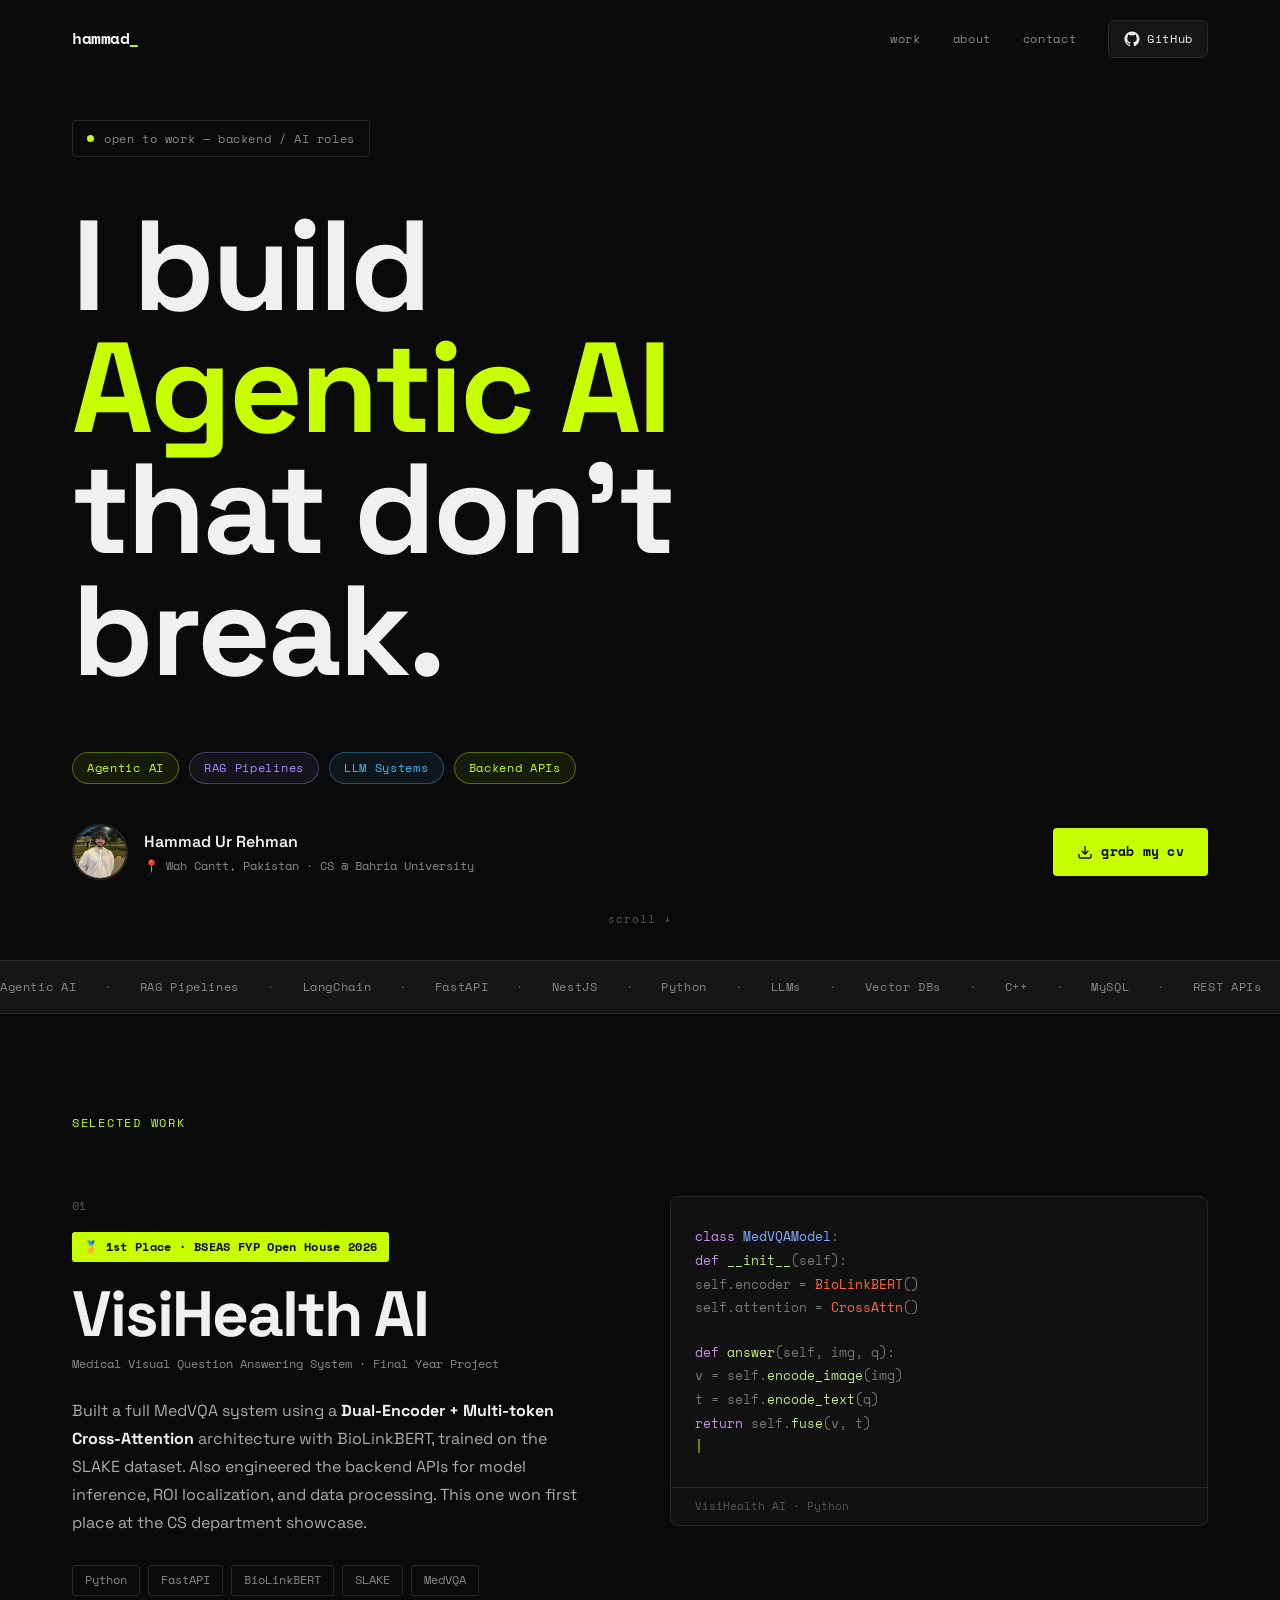
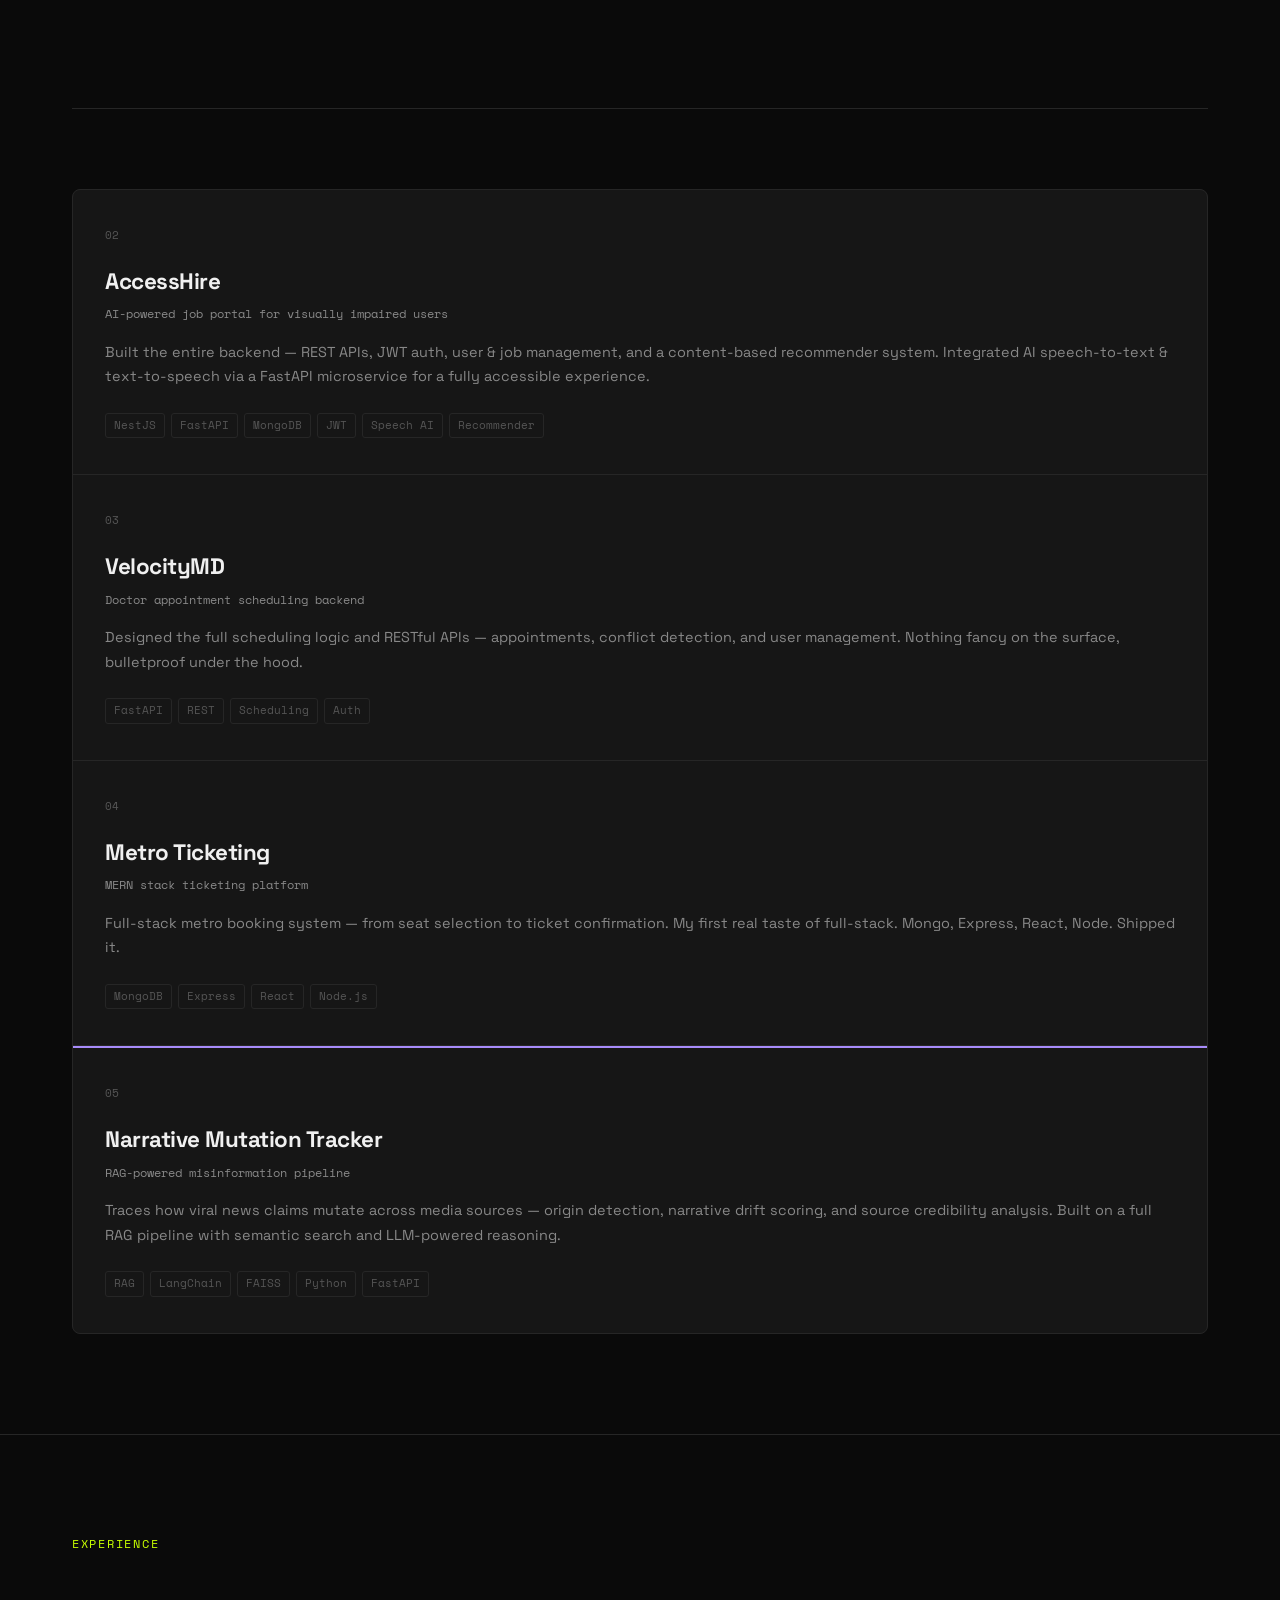
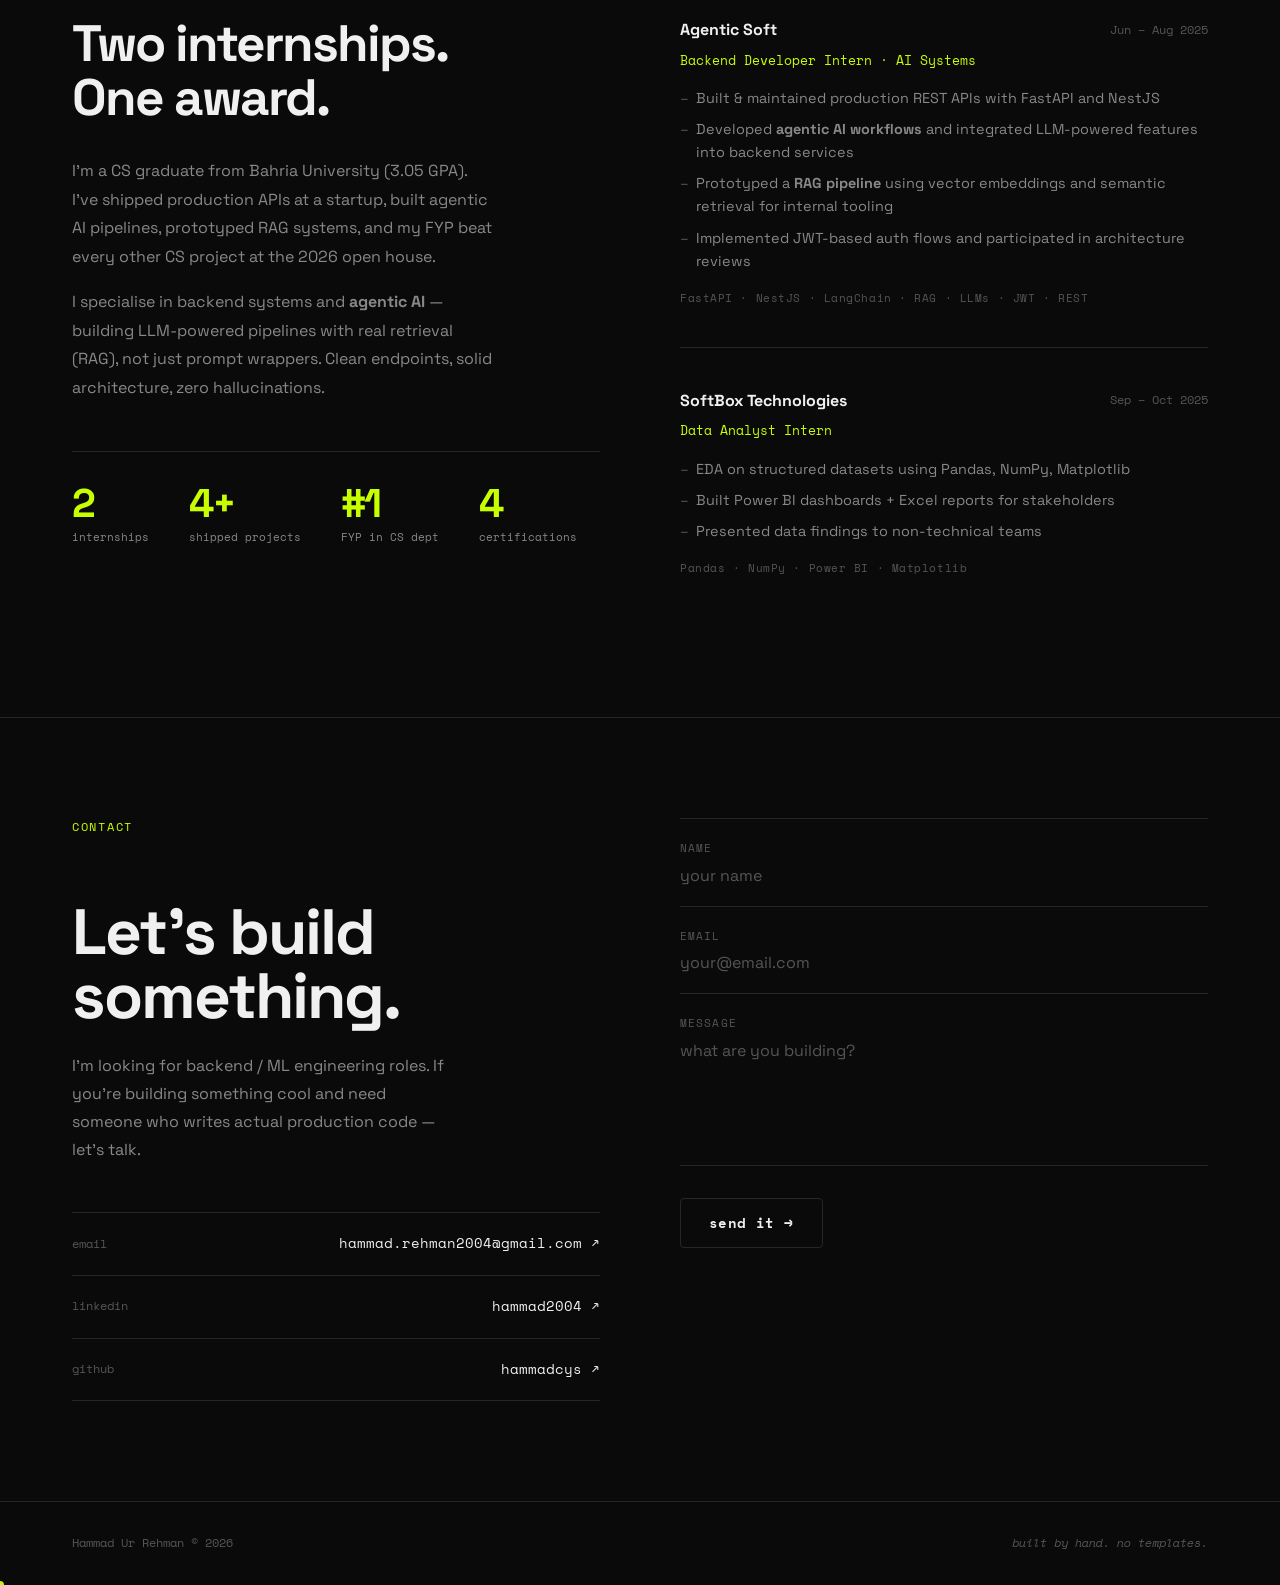
<file: index.html>
<!DOCTYPE html>
<html lang="en">

<head>
  <meta charset="UTF-8" />
  <meta name="viewport" content="width=device-width, initial-scale=1.0" />
  <title>Hammad — Backend Dev & AI Builder</title>
  <meta name="description"
    content="Hammad Ur Rehman. Backend dev. Building APIs and AI systems that actually work. Based in Pakistan." />
  <link rel="preconnect" href="https://fonts.googleapis.com" />
  <link rel="preconnect" href="https://fonts.gstatic.com" crossorigin />
  <link
    href="https://fonts.googleapis.com/css2?family=Space+Grotesk:wght@300;400;500;600;700&family=Space+Mono:ital,wght@0,400;0,700;1,400&display=swap"
    rel="stylesheet" />
  <link rel="stylesheet" href="style.css" />
</head>

<body>

  <!-- NAV -->
  <nav id="nav">
    <div class="nav-wrap">
      <a href="#" class="logo">hammad<span class="cursor-blink">_</span></a>
      <div class="nav-right">
        <a href="#work">work</a>
        <a href="#about">about</a>
        <a href="#contact">contact</a>
        <a href="https://github.com/hammadcys" target="_blank" rel="noopener" class="nav-gh">
          <svg width="18" height="18" viewBox="0 0 24 24" fill="currentColor">
            <path
              d="M12 2C6.477 2 2 6.477 2 12c0 4.42 2.865 8.17 6.839 9.49.5.092.682-.217.682-.482 0-.237-.008-.866-.013-1.7-2.782.604-3.369-1.34-3.369-1.34-.454-1.156-1.11-1.464-1.11-1.464-.908-.62.069-.608.069-.608 1.003.07 1.531 1.03 1.531 1.03.892 1.529 2.341 1.087 2.91.832.092-.647.35-1.088.636-1.338-2.22-.253-4.555-1.11-4.555-4.943 0-1.091.39-1.984 1.029-2.683-.103-.253-.446-1.27.098-2.647 0 0 .84-.269 2.75 1.025A9.578 9.578 0 0 1 12 6.836c.85.004 1.705.114 2.504.336 1.909-1.294 2.747-1.025 2.747-1.025.546 1.377.203 2.394.1 2.647.64.699 1.028 1.592 1.028 2.683 0 3.842-2.339 4.687-4.566 4.935.359.309.678.919.678 1.852 0 1.336-.012 2.415-.012 2.743 0 .267.18.578.688.48C19.138 20.167 22 16.418 22 12c0-5.523-4.477-10-10-10z" />
          </svg>
          GitHub
        </a>
      </div>
      <button class="menu-btn" id="menuBtn" aria-label="menu">
        <span></span><span></span>
      </button>
    </div>
  </nav>

  <!-- MOBILE MENU -->
  <div class="mobile-menu" id="mobileMenu">
    <a href="#work" class="mm-link">work</a>
    <a href="#about" class="mm-link">about</a>
    <a href="#contact" class="mm-link">contact</a>
    <a href="https://github.com/hammadcys" target="_blank" class="mm-link">github ↗</a>
  </div>

  <!-- HERO -->
  <section id="hero">
    <div class="hero-inner">
      <div class="hero-label">
        <span class="dot"></span>
        open to work — backend / AI roles
      </div>
      <h1 class="hero-h1">
        I build<br />
        <span class="word-swap" id="wordSwap">APIs</span><br />
        that don't<br />
        break.
      </h1>
      <div class="hero-tags" aria-label="Specialisations">
        <span class="hero-tag">Agentic AI</span>
        <span class="hero-tag">RAG Pipelines</span>
        <span class="hero-tag">LLM Systems</span>
        <span class="hero-tag">Backend APIs</span>
      </div>
      <div class="hero-bottom">
        <div class="hero-id">
          <img src="Img.png" alt="Hammad Ur Rehman" class="avatar" onerror="this.style.display='none'" />
          <div>
            <p class="hero-name">Hammad Ur Rehman</p>
            <p class="hero-loc">📍 Wah Cantt, Pakistan · CS @ Bahria University</p>
          </div>
        </div>
        <a href="Hammad Resume.pdf" download class="dl-btn" id="dl-cv">
          <svg width="16" height="16" viewBox="0 0 24 24" fill="none" stroke="currentColor" stroke-width="2">
            <path d="M21 15v4a2 2 0 0 1-2 2H5a2 2 0 0 1-2-2v-4" />
            <polyline points="7 10 12 15 17 10" />
            <line x1="12" y1="15" x2="12" y2="3" />
          </svg>
          grab my cv
        </a>
      </div>
    </div>
    <div class="scroll-hint" aria-hidden="true">scroll ↓</div>
  </section>

  <!-- STACK TICKER -->
  <div class="ticker-wrap" aria-hidden="true">
    <div class="ticker-track">
      <span>Agentic AI</span><span>·</span>
      <span>RAG Pipelines</span><span>·</span>
      <span>LangChain</span><span>·</span>
      <span>FastAPI</span><span>·</span>
      <span>NestJS</span><span>·</span>
      <span>Python</span><span>·</span>
      <span>LLMs</span><span>·</span>
      <span>Vector DBs</span><span>·</span>
      <span>C++</span><span>·</span>
      <span>MySQL</span><span>·</span>
      <span>REST APIs</span><span>·</span>
      <span>Pandas</span><span>·</span>
      <span>Power BI</span><span>·</span>
      <span>Git</span><span>·</span>
      <span>JWT Auth</span><span>·</span>
      <span>NumPy</span><span>·</span>
      <span>JavaScript</span><span>·</span>
      <!-- repeat -->
      <span>Agentic AI</span><span>·</span>
      <span>RAG Pipelines</span><span>·</span>
      <span>LangChain</span><span>·</span>
      <span>FastAPI</span><span>·</span>
      <span>NestJS</span><span>·</span>
      <span>Python</span><span>·</span>
      <span>LLMs</span><span>·</span>
      <span>Vector DBs</span><span>·</span>
      <span>C++</span><span>·</span>
      <span>MySQL</span><span>·</span>
      <span>REST APIs</span><span>·</span>
      <span>Pandas</span><span>·</span>
      <span>Power BI</span><span>·</span>
      <span>Git</span><span>·</span>
      <span>JWT Auth</span><span>·</span>
      <span>NumPy</span><span>·</span>
      <span>JavaScript</span><span>·</span>
    </div>
  </div>

  <!-- WORK -->
  <section id="work">
    <div class="section-inner">

      <div class="section-eyebrow">selected work</div>

      <!-- FEATURED: VisiHealth -->
      <article class="proj-featured" id="proj-visihealth">
        <div class="proj-featured-left">
          <div class="proj-number">01</div>
          <div class="proj-badge-award">🥇 1st Place · BSEAS FYP Open House 2026</div>
          <h2 class="proj-title">VisiHealth AI</h2>
          <p class="proj-type">Medical Visual Question Answering System · Final Year Project</p>
          <p class="proj-desc">
            Built a full MedVQA system using a <strong>Dual-Encoder + Multi-token Cross-Attention</strong> architecture
            with BioLinkBERT, trained on the SLAKE dataset. Also engineered the backend APIs for model inference, ROI
            localization, and data processing. This one won first place at the CS department showcase.
          </p>
          <div class="proj-tech">
            <span>Python</span><span>FastAPI</span><span>BioLinkBERT</span><span>SLAKE</span><span>MedVQA</span>
          </div>
        </div>
        <div class="proj-featured-right">
          <div class="proj-visual" id="vis-visihealth">
            <div class="vis-code">
              <div class="vis-line"><span class="k">class</span> <span class="cn">MedVQAModel</span>:</div>
              <div class="vis-line"> <span class="k">def</span> <span class="fn">__init__</span>(self):</div>
              <div class="vis-line"> self.encoder = <span class="s">BioLinkBERT</span>()</div>
              <div class="vis-line"> self.attention = <span class="s">CrossAttn</span>()</div>
              <div class="vis-line"></div>
              <div class="vis-line"> <span class="k">def</span> <span class="fn">answer</span>(self, img, q):</div>
              <div class="vis-line"> v = self.<span class="fn">encode_image</span>(img)</div>
              <div class="vis-line"> t = self.<span class="fn">encode_text</span>(q)</div>
              <div class="vis-line"> <span class="k">return</span> self.<span class="fn">fuse</span>(v, t)</div>
              <div class="vis-line vis-cursor"></div>
            </div>
            <div class="vis-label">VisiHealth AI · Python</div>
          </div>
        </div>
      </article>

      <!-- PROJ GRID -->
      <div class="proj-grid">

        <article class="proj-card" id="proj-accesshire">
          <div class="proj-card-head">
            <span class="proj-num-sm">02</span>
          </div>
          <h3 class="proj-card-title">AccessHire</h3>
          <p class="proj-card-sub">AI-powered job portal for visually impaired users</p>
          <p class="proj-card-desc">Built the entire backend — REST APIs, JWT auth, user &amp; job management, and a content-based recommender system. Integrated AI speech-to-text &amp; text-to-speech via a FastAPI microservice for a fully accessible experience.</p>
          <div class="proj-tech-sm">
            <span>NestJS</span><span>FastAPI</span><span>MongoDB</span><span>JWT</span><span>Speech AI</span><span>Recommender</span>
          </div>
        </article>

        <article class="proj-card" id="proj-velocitymd">
          <div class="proj-card-head">
            <span class="proj-num-sm">03</span>
          </div>
          <h3 class="proj-card-title">VelocityMD</h3>
          <p class="proj-card-sub">Doctor appointment scheduling backend</p>
          <p class="proj-card-desc">Designed the full scheduling logic and RESTful APIs — appointments, conflict
            detection, and user management. Nothing fancy on the surface, bulletproof under the hood.</p>
          <div class="proj-tech-sm">
            <span>FastAPI</span><span>REST</span><span>Scheduling</span><span>Auth</span>
          </div>
        </article>

        <article class="proj-card" id="proj-metro">
          <div class="proj-card-head">
            <span class="proj-num-sm">04</span>
          </div>
          <h3 class="proj-card-title">Metro Ticketing</h3>
          <p class="proj-card-sub">MERN stack ticketing platform</p>
          <p class="proj-card-desc">Full-stack metro booking system — from seat selection to ticket confirmation. My
            first real taste of full-stack. Mongo, Express, React, Node. Shipped it.</p>
          <div class="proj-tech-sm">
            <span>MongoDB</span><span>Express</span><span>React</span><span>Node.js</span>
          </div>
        </article>

        <!-- NARRATIVE MUTATION TRACKER -->
        <article class="proj-card proj-card--ai" id="proj-narrative">
          <div class="proj-card-head">
            <span class="proj-num-sm">05</span>
          </div>
          <h3 class="proj-card-title">Narrative Mutation Tracker</h3>
          <p class="proj-card-sub">RAG-powered misinformation pipeline</p>
          <p class="proj-card-desc">Traces how viral news claims mutate across media sources — origin detection, narrative drift scoring, and source credibility analysis. Built on a full RAG pipeline with semantic search and LLM-powered reasoning.</p>
          <div class="proj-tech-sm">
            <span>RAG</span><span>LangChain</span><span>FAISS</span><span>Python</span><span>FastAPI</span>
          </div>
        </article>

      </div>
    </div>
  </section>

  <!-- EXPERIENCE -->
  <section id="about">
    <div class="section-inner">
      <div class="section-eyebrow">experience</div>

      <div class="exp-grid">
        <div class="exp-left">
          <h2 class="exp-h2">Two internships.<br />One award.</h2>
          <p class="exp-bio">
            I'm a CS graduate from Bahria University (3.05 GPA). I've shipped production APIs at a startup, built agentic AI pipelines, prototyped RAG systems, and my FYP beat every other CS project at the 2026 open house.
          </p>
          <p class="exp-bio">
            I specialise in backend systems and <strong>agentic AI</strong> — building LLM-powered pipelines with real retrieval (RAG), not just prompt wrappers. Clean endpoints, solid architecture, zero hallucinations.
          </p>
          <div class="exp-numbers">
            <div class="exp-num-item">
              <span class="exp-big">2</span>
              <span class="exp-small">internships</span>
            </div>
            <div class="exp-num-item">
              <span class="exp-big">4+</span>
              <span class="exp-small">shipped projects</span>
            </div>
            <div class="exp-num-item">
              <span class="exp-big">#1</span>
              <span class="exp-small">FYP in CS dept</span>
            </div>
            <div class="exp-num-item">
              <span class="exp-big">4</span>
              <span class="exp-small">certifications</span>
            </div>
          </div>
        </div>

        <div class="exp-right">
          <div class="exp-item" id="exp-agentic">
            <div class="exp-item-meta">
              <span class="exp-company">Agentic Soft</span>
              <span class="exp-date">Jun – Aug 2025</span>
            </div>
            <div class="exp-role">Backend Developer Intern · AI Systems</div>
            <ul class="exp-bullets">
              <li>Built &amp; maintained production REST APIs with FastAPI and NestJS</li>
              <li>Developed <strong>agentic AI workflows</strong> and integrated LLM-powered features into backend services</li>
              <li>Prototyped a <strong>RAG pipeline</strong> using vector embeddings and semantic retrieval for internal tooling</li>
              <li>Implemented JWT-based auth flows and participated in architecture reviews</li>
            </ul>
            <div class="exp-stack">FastAPI · NestJS · LangChain · RAG · LLMs · JWT · REST</div>
          </div>

          <div class="exp-divider"></div>

          <div class="exp-item" id="exp-softbox">
            <div class="exp-item-meta">
              <span class="exp-company">SoftBox Technologies</span>
              <span class="exp-date">Sep – Oct 2025</span>
            </div>
            <div class="exp-role">Data Analyst Intern</div>
            <ul class="exp-bullets">
              <li>EDA on structured datasets using Pandas, NumPy, Matplotlib</li>
              <li>Built Power BI dashboards + Excel reports for stakeholders</li>
              <li>Presented data findings to non-technical teams</li>
            </ul>
            <div class="exp-stack">Pandas · NumPy · Power BI · Matplotlib</div>
          </div>
        </div>
      </div>

    </div>
  </section>

  <!-- CONTACT -->
  <section id="contact">
    <div class="section-inner contact-inner">
      <div class="contact-left">
        <div class="section-eyebrow">contact</div>
        <h2 class="contact-h2">Let's build<br />something.</h2>
        <p class="contact-sub">I'm looking for backend / ML engineering roles. If you're building something cool and
          need someone who writes actual production code — let's talk.</p>
        <div class="contact-links">
          <a href="mailto:hammad.rehman2004@gmail.com" class="contact-link" id="contact-email">
            <span class="cl-label">email</span>
            <span class="cl-val">hammad.rehman2004@gmail.com ↗</span>
          </a>
          <a href="https://linkedin.com/in/hammad2004" target="_blank" rel="noopener" class="contact-link"
            id="contact-li">
            <span class="cl-label">linkedin</span>
            <span class="cl-val">hammad2004 ↗</span>
          </a>
          <a href="https://github.com/hammadcys" target="_blank" rel="noopener" class="contact-link" id="contact-gh">
            <span class="cl-label">github</span>
            <span class="cl-val">hammadcys ↗</span>
          </a>
        </div>
      </div>
      <div class="contact-right">
        <form id="contactForm" class="cf">
          <div class="cf-row">
            <label for="cf-name">name</label>
            <input type="text" id="cf-name" name="name" placeholder="your name" autocomplete="off" required />
          </div>
          <div class="cf-row">
            <label for="cf-email">email</label>
            <input type="email" id="cf-email" name="email" placeholder="your@email.com" required />
          </div>
          <div class="cf-row">
            <label for="cf-msg">message</label>
            <textarea id="cf-msg" name="message" rows="5" placeholder="what are you building?" required></textarea>
          </div>
          <button type="submit" class="cf-btn" id="cf-submit">send it →</button>
          <p class="cf-status" id="cfStatus"></p>
        </form>
      </div>
    </div>
  </section>

  <!-- FOOTER -->
  <footer id="footer">
    <div class="footer-wrap">
      <span>Hammad Ur Rehman © 2026</span>
      <span class="footer-made">built by hand. no templates.</span>
    </div>
  </footer>

  <script src="script.js"></script>
</body>

</html>
</file>
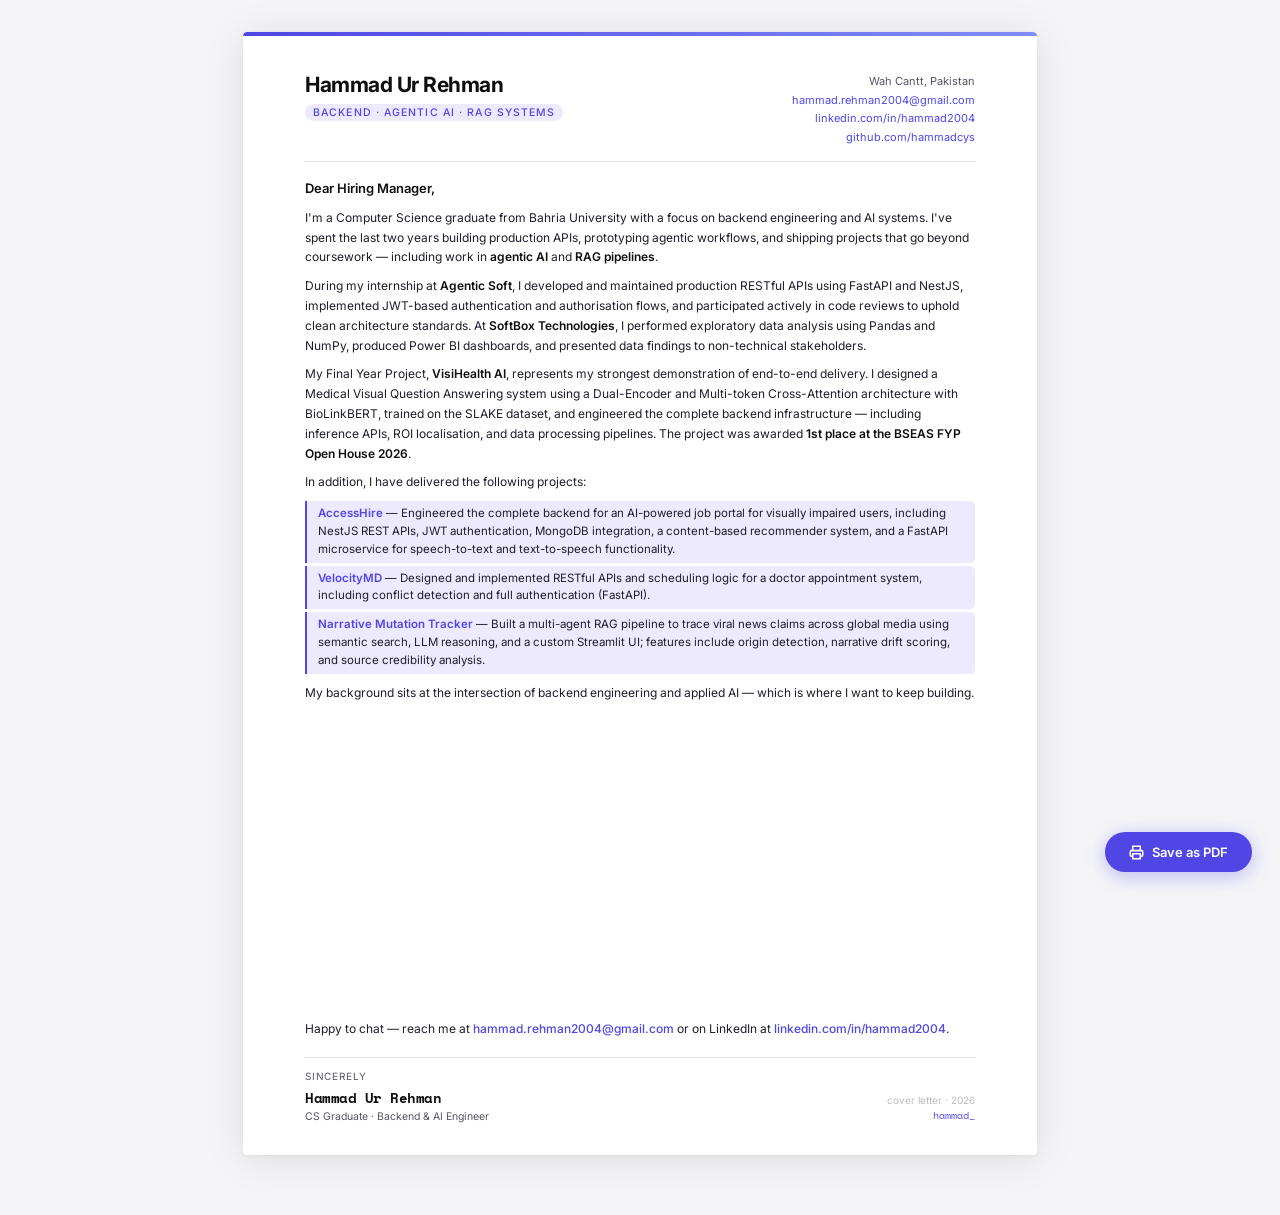
<file: cover_letter.html>
<!DOCTYPE html>
<html lang="en">

<head>
  <meta charset="UTF-8" />
  <meta name="viewport" content="width=device-width, initial-scale=1.0" />
  <title>Cover Letter — Hammad Ur Rehman</title>
  <link rel="preconnect" href="https://fonts.googleapis.com" />
  <link rel="preconnect" href="https://fonts.gstatic.com" crossorigin />
  <link
    href="https://fonts.googleapis.com/css2?family=Inter:wght@300;400;500;600;700&family=Space+Mono:wght@400;700&display=swap"
    rel="stylesheet" />
  <style>
    *,
    *::before,
    *::after {
      box-sizing: border-box;
      margin: 0;
      padding: 0;
    }

    /* Force A4 page size when printing */
    @page {
      size: A4;
      margin: 0;
    }

    :root {
      --ink: #0f0f11;
      --muted: #555566;
      --accent: #4f46e5;
      --accent-light: #ede9fe;
      --border: #e2e2ec;
      --bg: #f5f5f8;
      --white: #ffffff;
    }

    body {
      font-family: 'Inter', sans-serif;
      background: var(--bg);
      color: var(--ink);
      min-height: 100vh;
      display: flex;
      justify-content: center;
      align-items: flex-start;
      padding: 32px 20px 60px;
    }

    /* A4 = 210mm × 297mm = 794px × 1123px at 96dpi */
    .page {
      background: var(--white);
      width: 794px;
      height: 1123px;
      overflow: hidden;
      padding: 40px 62px 32px;
      box-shadow: 0 4px 40px rgba(0, 0, 0, 0.1), 0 1px 4px rgba(0, 0, 0, 0.05);
      border-radius: 4px;
      position: relative;
      display: flex;
      flex-direction: column;
    }

    /* Accent bar at top */
    .page::before {
      content: '';
      position: absolute;
      top: 0;
      left: 0;
      right: 0;
      height: 4px;
      background: linear-gradient(90deg, var(--accent), #818cf8);
      border-radius: 4px 4px 0 0;
    }

    /* ── HEADER ── */
    .header {
      display: flex;
      justify-content: space-between;
      align-items: flex-start;
      padding-bottom: 14px;
      border-bottom: 1.5px solid var(--border);
      margin-bottom: 18px;
      flex-shrink: 0;
    }

    .header-left h1 {
      font-size: 21px;
      font-weight: 700;
      letter-spacing: -0.5px;
      color: var(--ink);
      margin-bottom: 3px;
    }

    .header-left .role {
      font-size: 10.5px;
      font-weight: 500;
      color: var(--accent);
      text-transform: uppercase;
      letter-spacing: 1.1px;
      background: var(--accent-light);
      display: inline-block;
      padding: 2px 8px;
      border-radius: 20px;
      margin-top: 4px;
    }

    .header-right {
      text-align: right;
      font-size: 11px;
      color: var(--muted);
      line-height: 1.7;
    }

    .header-right a {
      color: var(--accent);
      text-decoration: none;
    }

    /* ── SALUTATION ── */
    .salutation {
      font-size: 13px;
      font-weight: 600;
      color: var(--ink);
      margin-bottom: 12px;
      flex-shrink: 0;
    }

    /* ── BODY TEXT ── */
    .body-text {
      flex: 1;
    }

    .body-text p {
      font-size: 12px;
      line-height: 1.65;
      color: #1e1e2e;
      margin-bottom: 9px;
    }

    .body-text strong {
      color: var(--ink);
      font-weight: 600;
    }

    /* ── PROJECTS LIST ── */
    .proj-list {
      margin: 2px 0 9px 0;
      padding: 0;
      list-style: none;
    }

    .proj-list li {
      font-size: 11.5px;
      line-height: 1.55;
      color: #1e1e2e;
      padding: 4px 10px 4px 11px;
      margin-bottom: 3px;
      border-left: 2.5px solid var(--accent);
      background: var(--accent-light);
      border-radius: 0 5px 5px 0;
    }

    .proj-list li strong {
      color: var(--accent);
      font-weight: 600;
    }

    /* ── CLOSING ── */
    .closing {
      margin-top: 8px;
      font-size: 12px;
      line-height: 1.65;
      color: #1e1e2e;
      flex-shrink: 0;
    }

    /* ── SIGNATURE + FOOTER ROW ── */
    .bottom-row {
      display: flex;
      justify-content: space-between;
      align-items: flex-end;
      margin-top: 18px;
      padding-top: 12px;
      border-top: 1px solid var(--border);
      flex-shrink: 0;
    }

    .signature .sign-label {
      font-size: 10px;
      color: var(--muted);
      margin-bottom: 5px;
      text-transform: uppercase;
      letter-spacing: 0.8px;
    }

    .signature .sign-name {
      font-family: 'Space Mono', monospace;
      font-size: 14px;
      font-weight: 700;
      color: var(--ink);
      letter-spacing: -0.5px;
    }

    .signature .sign-title {
      font-size: 10.5px;
      color: var(--muted);
      margin-top: 2px;
    }

    .footer-tag {
      font-size: 10px;
      color: #bbb;
      text-align: right;
      line-height: 1.5;
    }

    .footer-tag span {
      display: block;
      font-family: 'Space Mono', monospace;
      color: var(--accent);
    }

    /* ── PRINT STYLES ── */
    @media print {
      body {
        background: white;
        padding: 0;
        margin: 0;
      }

      .page {
        box-shadow: none;
        border-radius: 0;
        width: 210mm;
        height: 297mm;
        padding: 14mm 20mm 12mm;
      }

      .print-btn {
        display: none !important;
      }
    }

    /* ── PRINT BUTTON (screen only) ── */
    .print-btn {
      position: fixed;
      bottom: 28px;
      right: 28px;
      background: var(--accent);
      color: white;
      border: none;
      border-radius: 50px;
      padding: 12px 24px;
      font-family: 'Inter', sans-serif;
      font-size: 13px;
      font-weight: 600;
      cursor: pointer;
      box-shadow: 0 4px 20px rgba(79, 70, 229, 0.35);
      display: flex;
      align-items: center;
      gap: 8px;
      transition: transform 0.2s, box-shadow 0.2s;
      z-index: 999;
    }

    .print-btn:hover {
      transform: translateY(-2px);
      box-shadow: 0 8px 28px rgba(79, 70, 229, 0.45);
    }
  </style>
</head>

<body>

  <div class="page">

    <!-- HEADER -->
    <div class="header">
      <div class="header-left">
        <h1>Hammad Ur Rehman</h1>
        <div class="role">Backend · Agentic AI · RAG Systems</div>
      </div>
      <div class="header-right">
        Wah Cantt, Pakistan<br />
        <a href="mailto:hammad.rehman2004@gmail.com">hammad.rehman2004@gmail.com</a><br />
        <a href="https://linkedin.com/in/hammad2004">linkedin.com/in/hammad2004</a><br />
        <a href="https://github.com/hammadcys">github.com/hammadcys</a>
      </div>
    </div>

    <!-- SALUTATION -->
    <div class="salutation">Dear Hiring Manager,</div>

    <!-- BODY -->
    <div class="body-text">

      <p>
        I'm a Computer Science graduate from Bahria University with a focus on backend engineering and AI systems.
        I've spent the last two years building production APIs, prototyping agentic workflows, and shipping projects
        that go beyond coursework — including work in <strong>agentic AI</strong> and <strong>RAG pipelines</strong>.
      </p>

      <p>
        During my internship at <strong>Agentic Soft</strong>, I developed and maintained production RESTful APIs
        using FastAPI and NestJS, implemented JWT-based authentication and authorisation flows, and participated
        actively in code reviews to uphold clean architecture standards.
        At <strong>SoftBox Technologies</strong>, I performed exploratory data analysis using Pandas and NumPy,
        produced Power BI dashboards, and presented data findings to non-technical stakeholders.
      </p>

      <p>
        My Final Year Project, <strong>VisiHealth AI</strong>, represents my strongest demonstration of end-to-end
        delivery. I designed a Medical Visual Question Answering system using a Dual-Encoder and Multi-token
        Cross-Attention architecture with BioLinkBERT, trained on the SLAKE dataset, and engineered the complete
        backend infrastructure — including inference APIs, ROI localisation, and data processing pipelines.
        The project was awarded <strong>1st place at the BSEAS FYP Open House 2026</strong>.
      </p>

      <p>In addition, I have delivered the following projects:</p>

      <ul class="proj-list">
        <li><strong>AccessHire</strong> — Engineered the complete backend for an AI-powered job portal for visually
          impaired users, including NestJS REST APIs, JWT authentication, MongoDB integration, a content-based
          recommender system, and a FastAPI microservice for speech-to-text and text-to-speech functionality.</li>
        <li><strong>VelocityMD</strong> — Designed and implemented RESTful APIs and scheduling logic for a doctor
          appointment system, including conflict detection and full authentication (FastAPI).</li>
        <li><strong>Narrative Mutation Tracker</strong> — Built a multi-agent RAG pipeline to trace viral news claims
          across global media using semantic search, LLM reasoning, and a custom Streamlit UI; features include
          origin detection, narrative drift scoring, and source credibility analysis.</li>
      </ul>

      <p>
        My background sits at the intersection of backend engineering and applied AI — which is where I want to keep building.
      </p>

    </div>

    <div class="closing">
      <p>
        Happy to chat — reach me at
        <a href="mailto:hammad.rehman2004@gmail.com"
          style="color:#4f46e5;text-decoration:none;font-weight:500;">hammad.rehman2004@gmail.com</a>
        or on LinkedIn at
        <a href="https://linkedin.com/in/hammad2004"
          style="color:#4f46e5;text-decoration:none;font-weight:500;">linkedin.com/in/hammad2004</a>.
      </p>
    </div>


    <!-- SIGNATURE + FOOTER (same row, above the border) -->
    <div class="bottom-row">
      <div class="signature">
        <div class="sign-label">Sincerely</div>
        <div class="sign-name">Hammad Ur Rehman</div>
        <div class="sign-title">CS Graduate &middot; Backend &amp; AI Engineer</div>
      </div>
      <div class="footer-tag">
        cover letter &middot; 2026
        <span>hammad_</span>
      </div>
    </div>

  </div>

  <!-- PRINT BUTTON -->
  <button class="print-btn" onclick="window.print()">
    <svg width="15" height="15" viewBox="0 0 24 24" fill="none" stroke="currentColor" stroke-width="2.5">
      <polyline points="6 9 6 2 18 2 18 9"></polyline>
      <path d="M6 18H4a2 2 0 0 1-2-2v-5a2 2 0 0 1 2-2h16a2 2 0 0 1 2 2v5a2 2 0 0 1-2 2h-2"></path>
      <rect x="6" y="14" width="12" height="8"></rect>
    </svg>
    Save as PDF
  </button>

</body>

</html>
</file>
<file: style.css>
/* ── RESET ── */
*, *::before, *::after { box-sizing: border-box; margin: 0; padding: 0; }

:root {
  --black: #0a0a0a;
  --off-black: #111;
  --surface: #161616;
  --border: #262626;
  --text: #f0f0f0;
  --muted: #888;
  --dim: #555;
  --accent: #c8ff00;   /* raw lime — screams developer, not AI */
  --accent2: #ff6b35;  /* orange pop */
  --mono: 'Space Mono', monospace;
  --sans: 'Space Grotesk', sans-serif;
}

html { scroll-behavior: smooth; font-size: 16px; }

body {
  font-family: var(--sans);
  background: var(--black);
  color: var(--text);
  line-height: 1.6;
  overflow-x: hidden;
  cursor: none; /* custom cursor area */
}

/* SELECTION */
::selection { background: var(--accent); color: var(--black); }

/* SCROLLBAR */
::-webkit-scrollbar { width: 4px; }
::-webkit-scrollbar-track { background: var(--black); }
::-webkit-scrollbar-thumb { background: var(--border); border-radius: 2px; }

/* CUSTOM CURSOR */
#cursor {
  position: fixed; pointer-events: none; z-index: 9999;
  width: 8px; height: 8px; border-radius: 50%;
  background: var(--accent);
  transform: translate(-50%, -50%);
  transition: width 0.2s, height 0.2s, opacity 0.2s;
  mix-blend-mode: difference;
}
#cursor.hovered { width: 40px; height: 40px; opacity: 0.6; }

/* ── NAV ── */
#nav {
  position: fixed; top: 0; left: 0; right: 0; z-index: 100;
  padding: 20px 0;
  border-bottom: 1px solid transparent;
  transition: border-color 0.3s, background 0.3s;
}
#nav.stuck {
  background: rgba(10,10,10,0.92);
  border-color: var(--border);
  backdrop-filter: blur(16px);
}
.nav-wrap {
  max-width: 1200px; margin: 0 auto; padding: 0 32px;
  display: flex; align-items: center; justify-content: space-between;
}
.logo {
  font-family: var(--mono); font-size: 1rem; color: var(--text);
  text-decoration: none; font-weight: 700; letter-spacing: -0.5px;
}
.cursor-blink {
  color: var(--accent);
  animation: blink 1s step-start infinite;
}
@keyframes blink { 0%,100% { opacity:1; } 50% { opacity:0; } }

.nav-right {
  display: flex; align-items: center; gap: 32px;
}
.nav-right a {
  font-family: var(--mono); font-size: 0.78rem; color: var(--muted);
  text-decoration: none; letter-spacing: 0.05em;
  transition: color 0.2s;
}
.nav-right a:hover { color: var(--text); }
.nav-gh {
  display: flex !important; align-items: center; gap: 6px;
  border: 1px solid var(--border) !important; border-radius: 6px;
  padding: 8px 14px !important; color: var(--text) !important;
  background: var(--surface);
  transition: border-color 0.2s, background 0.2s !important;
}
.nav-gh:hover { border-color: var(--accent) !important; background: rgba(200,255,0,0.06) !important; }

.menu-btn {
  display: none; flex-direction: column; gap: 5px;
  background: none; border: none; cursor: pointer; padding: 4px;
}
.menu-btn span {
  display: block; width: 22px; height: 1.5px; background: var(--text);
  transition: 0.3s;
}
.menu-btn.open span:first-child { transform: rotate(45deg) translate(4px, 4px); }
.menu-btn.open span:last-child { transform: rotate(-45deg) translate(4px, -4px); }

.mobile-menu {
  display: none; position: fixed; top: 0; left: 0; right: 0; bottom: 0;
  background: var(--black); z-index: 99; padding: 100px 40px 40px;
  flex-direction: column; gap: 24px;
}
.mobile-menu.open { display: flex; }
.mm-link {
  font-family: var(--mono); font-size: 2rem; color: var(--text);
  text-decoration: none; border-bottom: 1px solid var(--border);
  padding-bottom: 24px;
}

/* ── HERO ── */
#hero {
  min-height: 100vh; display: flex; align-items: center;
  padding: 120px 0 80px;
  border-bottom: 1px solid var(--border);
  position: relative;
}
.hero-inner {
  max-width: 1200px; margin: 0 auto; padding: 0 32px; width: 100%;
}
.hero-label {
  display: inline-flex; align-items: center; gap: 10px;
  font-family: var(--mono); font-size: 0.75rem; color: var(--muted);
  border: 1px solid var(--border); border-radius: 4px;
  padding: 8px 14px; margin-bottom: 48px; letter-spacing: 0.05em;
}
.dot {
  width: 7px; height: 7px; border-radius: 50%;
  background: var(--accent);
  animation: pulse-dot 2s ease infinite;
  flex-shrink: 0;
}
@keyframes pulse-dot {
  0%,100% { box-shadow: 0 0 0 0 rgba(200,255,0,0.4); }
  50% { box-shadow: 0 0 0 6px rgba(200,255,0,0); }
}

.hero-h1 {
  font-size: clamp(4rem, 10vw, 9rem);
  font-weight: 700;
  line-height: 0.95;
  letter-spacing: -3px;
  margin-bottom: 60px;
  color: var(--text);
}
.word-swap {
  color: var(--accent);
  display: inline-block;
  transition: opacity 0.2s;
}

/* ── HERO SPECIALTY TAGS ── */
.hero-tags {
  display: flex; flex-wrap: wrap; gap: 10px;
  margin-bottom: 40px;
}
.hero-tag {
  font-family: var(--mono); font-size: 0.72rem;
  color: var(--accent); border: 1px solid rgba(200,255,0,0.35);
  background: rgba(200,255,0,0.07);
  padding: 6px 14px; border-radius: 30px;
  letter-spacing: 0.06em;
  animation: tag-glow 3s ease-in-out infinite alternate;
}
.hero-tag:nth-child(2) { animation-delay: 0.4s; color: #a78bfa; border-color: rgba(167,139,250,0.35); background: rgba(167,139,250,0.07); }
.hero-tag:nth-child(3) { animation-delay: 0.8s; color: #38bdf8; border-color: rgba(56,189,248,0.35); background: rgba(56,189,248,0.07); }
.hero-tag:nth-child(4) { animation-delay: 1.2s; }
@keyframes tag-glow {
  from { box-shadow: none; }
  to { box-shadow: 0 0 10px rgba(200,255,0,0.15); }
}

.hero-bottom {
  display: flex; align-items: center; justify-content: space-between;
  flex-wrap: wrap; gap: 24px;
}

.hero-id {
  display: flex; align-items: center; gap: 16px;
}
.avatar {
  width: 56px; height: 56px; border-radius: 50%;
  border: 2px solid var(--border);
  object-fit: cover;
  filter: grayscale(20%);
  transition: filter 0.3s, border-color 0.3s;
}
.avatar:hover { filter: grayscale(0%); border-color: var(--accent); }
.hero-name {
  font-weight: 600; font-size: 1rem; color: var(--text);
}
.hero-loc {
  font-family: var(--mono); font-size: 0.75rem; color: var(--muted);
  margin-top: 2px;
}
.dl-btn {
  display: inline-flex; align-items: center; gap: 8px;
  font-family: var(--mono); font-size: 0.8rem;
  background: var(--accent); color: var(--black);
  padding: 14px 24px; border-radius: 4px; text-decoration: none;
  font-weight: 700; letter-spacing: 0.02em;
  transition: background 0.2s, transform 0.2s;
}
.dl-btn:hover { background: #d4ff33; transform: translateY(-2px); }

.scroll-hint {
  position: absolute; bottom: 32px; left: 50%; transform: translateX(-50%);
  font-family: var(--mono); font-size: 0.7rem; color: var(--dim);
  letter-spacing: 0.1em;
  animation: bob 2.5s ease-in-out infinite;
}
@keyframes bob { 0%,100% { transform: translateX(-50%) translateY(0); } 50% { transform: translateX(-50%) translateY(6px); } }

/* ── TICKER ── */
.ticker-wrap {
  border-bottom: 1px solid var(--border);
  overflow: hidden; padding: 16px 0;
  background: var(--surface);
}
.ticker-track {
  display: flex; gap: 28px; width: max-content;
  animation: ticker 30s linear infinite;
}
.ticker-track span {
  font-family: var(--mono); font-size: 0.78rem; color: var(--muted);
  white-space: nowrap; letter-spacing: 0.05em;
}
.ticker-track span:nth-child(even) { color: var(--dim); }
@keyframes ticker { 0% { transform: translateX(0); } 100% { transform: translateX(-50%); } }

/* ── SECTIONS ── */
.section-inner { max-width: 1200px; margin: 0 auto; padding: 100px 32px; }
.section-eyebrow {
  font-family: var(--mono); font-size: 0.72rem; color: var(--accent);
  letter-spacing: 0.15em; text-transform: uppercase;
  margin-bottom: 64px;
}

/* ── FEATURED PROJECT ── */
#work { border-bottom: 1px solid var(--border); }

.proj-featured {
  display: grid; grid-template-columns: 1fr 1fr;
  gap: 60px; margin-bottom: 80px;
  padding-bottom: 80px; border-bottom: 1px solid var(--border);
  align-items: start;
}
.proj-number {
  font-family: var(--mono); font-size: 0.75rem; color: var(--dim);
  margin-bottom: 16px;
}
.proj-badge-award {
  display: inline-flex; align-items: center; gap: 8px;
  font-family: var(--mono); font-size: 0.72rem;
  color: var(--black); background: var(--accent);
  padding: 6px 12px; border-radius: 3px; font-weight: 700;
  margin-bottom: 20px; letter-spacing: 0.03em;
}
.proj-title {
  font-size: clamp(2.5rem, 5vw, 4rem);
  font-weight: 700; letter-spacing: -2px;
  line-height: 1; margin-bottom: 8px;
}
.proj-type {
  font-family: var(--mono); font-size: 0.75rem;
  color: var(--muted); margin-bottom: 24px;
}
.proj-desc {
  font-size: 1rem; color: #aaa; line-height: 1.75;
  margin-bottom: 28px; max-width: 520px;
}
.proj-desc strong { color: var(--text); }

.proj-tech { display: flex; flex-wrap: wrap; gap: 8px; margin-bottom: 32px; }
.proj-tech span {
  font-family: var(--mono); font-size: 0.72rem;
  border: 1px solid var(--border); border-radius: 3px;
  padding: 5px 12px; color: var(--muted);
  transition: border-color 0.2s, color 0.2s;
}
.proj-tech span:hover { border-color: var(--accent); color: var(--accent); }

.proj-link-btn {
  display: inline-flex; align-items: center; gap: 8px;
  font-family: var(--mono); font-size: 0.8rem;
  color: var(--text); border: 1px solid var(--border);
  padding: 12px 20px; border-radius: 4px; text-decoration: none;
  font-weight: 700; transition: border-color 0.2s, background 0.2s;
}
.proj-link-btn:hover { border-color: var(--accent); background: rgba(200,255,0,0.06); }

/* CODE VISUAL */
.proj-visual {
  background: var(--off-black); border: 1px solid var(--border);
  border-radius: 8px; overflow: hidden;
}
.vis-code {
  padding: 28px 24px; font-family: var(--mono); font-size: 0.82rem;
  line-height: 1.8; color: #777;
}
.vis-line { min-height: 1.6em; }
.k { color: #c792ea; }
.cn { color: #82aaff; }
.fn { color: #c3e88d; }
.s { color: var(--accent2); }
.vis-cursor::after {
  content: '|'; color: var(--accent);
  animation: blink 1s step-start infinite;
}
.vis-label {
  font-family: var(--mono); font-size: 0.68rem;
  color: var(--dim); border-top: 1px solid var(--border);
  padding: 10px 24px;
}

/* ── PROJECT GRID / LIST ── */
.proj-grid {
  display: flex; flex-direction: column;
  gap: 1px; background: var(--border);
  border: 1px solid var(--border); border-radius: 8px; overflow: hidden;
}
.proj-card {
  background: var(--surface); padding: 36px 32px;
  transition: background 0.25s;
  display: flex; flex-direction: column;
}
.proj-card:hover { background: var(--off-black); }
.proj-card-head {
  display: flex; justify-content: space-between; align-items: center;
  margin-bottom: 20px;
}
.proj-num-sm {
  font-family: var(--mono); font-size: 0.7rem; color: var(--dim);
}
.proj-card-links { display: flex; gap: 8px; }
.icon-link {
  display: flex; align-items: center; justify-content: center;
  width: 32px; height: 32px; border: 1px solid var(--border);
  border-radius: 6px; color: var(--muted); text-decoration: none;
  transition: color 0.2s, border-color 0.2s;
}
.icon-link:hover { color: var(--text); border-color: var(--text); }

.proj-card-title { font-size: 1.4rem; font-weight: 700; letter-spacing: -0.5px; margin-bottom: 6px; }
.proj-card-sub { font-family: var(--mono); font-size: 0.72rem; color: var(--muted); margin-bottom: 16px; }
.proj-card-desc { font-size: 0.9rem; color: #888; line-height: 1.7; flex: 1; margin-bottom: 24px; }
.proj-tech-sm { display: flex; flex-wrap: wrap; gap: 6px; margin-top: auto; }
.proj-tech-sm span {
  font-family: var(--mono); font-size: 0.68rem; color: var(--dim);
  border: 1px solid var(--border); border-radius: 3px; padding: 3px 8px;
}

/* AI/RAG project card accent */
.proj-card--ai { border-top: 2px solid #a78bfa; }
.proj-card--ai:hover { background: rgba(167,139,250,0.05); }
.proj-card-badge-ai {
  font-family: var(--mono); font-size: 0.65rem; font-weight: 700;
  color: #a78bfa; border: 1px solid rgba(167,139,250,0.4);
  background: rgba(167,139,250,0.1);
  padding: 3px 8px; border-radius: 20px; letter-spacing: 0.06em;
}


#about { border-bottom: 1px solid var(--border); }
.exp-grid { display: grid; grid-template-columns: 1fr 1fr; gap: 80px; }

.exp-h2 {
  font-size: clamp(2rem, 4vw, 3.2rem); font-weight: 700;
  letter-spacing: -2px; line-height: 1.05; margin-bottom: 32px;
}
.exp-bio {
  font-size: 1rem; color: var(--muted); line-height: 1.8;
  margin-bottom: 16px; max-width: 420px;
}
.exp-bio em { color: var(--text); font-style: normal; }

.exp-numbers { display: flex; gap: 40px; margin-top: 48px; padding-top: 32px; border-top: 1px solid var(--border); }
.exp-num-item { display: flex; flex-direction: column; }
.exp-big {
  font-size: 2.5rem; font-weight: 700; letter-spacing: -2px;
  color: var(--accent); line-height: 1;
}
.exp-small { font-family: var(--mono); font-size: 0.7rem; color: var(--muted); margin-top: 4px; }

.exp-item { padding: 0 0 40px; }
.exp-item-meta {
  display: flex; justify-content: space-between; align-items: center;
  margin-bottom: 8px;
}
.exp-company { font-weight: 700; font-size: 1rem; }
.exp-date { font-family: var(--mono); font-size: 0.72rem; color: var(--dim); }
.exp-role { font-family: var(--mono); font-size: 0.8rem; color: var(--accent); margin-bottom: 16px; }
.exp-bullets { list-style: none; display: flex; flex-direction: column; gap: 8px; margin-bottom: 16px; }
.exp-bullets li {
  font-size: 0.9rem; color: var(--muted); padding-left: 16px; position: relative;
}
.exp-bullets li::before {
  content: '–'; position: absolute; left: 0; color: var(--dim);
}
.exp-stack {
  font-family: var(--mono); font-size: 0.7rem; color: var(--dim);
  letter-spacing: 0.05em;
}
.exp-divider { height: 1px; background: var(--border); margin: 0 0 40px; }



/* ── CONTACT ── */

#contact { }
.contact-inner {
  display: grid; grid-template-columns: 1fr 1fr;
  gap: 80px; align-items: start;
}
.contact-h2 {
  font-size: clamp(2.5rem, 5vw, 4rem); font-weight: 700;
  letter-spacing: -2px; line-height: 1; margin-bottom: 24px;
}
.contact-sub {
  font-size: 1rem; color: var(--muted); line-height: 1.75;
  max-width: 380px; margin-bottom: 48px;
}
.contact-links { display: flex; flex-direction: column; gap: 0; }
.contact-link {
  display: flex; justify-content: space-between; align-items: center;
  border-top: 1px solid var(--border); padding: 20px 0;
  text-decoration: none; color: var(--text);
  transition: color 0.2s;
}
.contact-link:last-child { border-bottom: 1px solid var(--border); }
.contact-link:hover { color: var(--accent); }
.cl-label { font-family: var(--mono); font-size: 0.72rem; color: var(--dim); }
.cl-val { font-family: var(--mono); font-size: 0.85rem; }

/* FORM */
.cf { display: flex; flex-direction: column; gap: 0; }
.cf-row {
  display: flex; flex-direction: column; gap: 8px;
  border-bottom: 1px solid var(--border); padding: 20px 0;
}
.cf-row:first-child { border-top: 1px solid var(--border); }
.cf-row label {
  font-family: var(--mono); font-size: 0.7rem; color: var(--dim);
  letter-spacing: 0.1em; text-transform: uppercase;
}
.cf-row input, .cf-row textarea {
  background: none; border: none; outline: none;
  font-family: var(--sans); font-size: 1rem; color: var(--text);
  resize: none; width: 100%;
}
.cf-row input::placeholder, .cf-row textarea::placeholder { color: var(--dim); }
.cf-btn {
  margin-top: 32px; align-self: flex-start;
  font-family: var(--mono); font-size: 0.85rem; font-weight: 700;
  background: none; border: 1px solid var(--border); color: var(--text);
  padding: 14px 28px; border-radius: 4px; cursor: none;
  transition: background 0.2s, border-color 0.2s, color 0.2s;
  letter-spacing: 0.03em;
}
.cf-btn:hover { background: var(--accent); border-color: var(--accent); color: var(--black); }
.cf-status {
  font-family: var(--mono); font-size: 0.78rem; color: var(--accent);
  margin-top: 12px; min-height: 20px;
}

/* ── FOOTER ── */
#footer {
  border-top: 1px solid var(--border);
  padding: 32px 0;
}
.footer-wrap {
  max-width: 1200px; margin: 0 auto; padding: 0 32px;
  display: flex; justify-content: space-between; align-items: center;
  flex-wrap: wrap; gap: 12px;
}
.footer-wrap span {
  font-family: var(--mono); font-size: 0.72rem; color: var(--dim);
}
.footer-made { font-style: italic; }

/* ── FADE-IN REVEAL ── */
.reveal {
  opacity: 0; transform: translateY(24px);
  transition: opacity 0.6s ease, transform 0.6s ease;
}
.reveal.in { opacity: 1; transform: translateY(0); }

/* ── RESPONSIVE ── */
@media (max-width: 900px) {
  .proj-featured { grid-template-columns: 1fr; }
  .proj-grid { grid-template-columns: 1fr; }
  .exp-grid { grid-template-columns: 1fr; }
  .contact-inner { grid-template-columns: 1fr; }
  body { cursor: auto; }
  #cursor { display: none; }
  .cf-btn { cursor: pointer; }
}
@media (max-width: 640px) {
  .nav-right { display: none; }
  .menu-btn { display: flex; }
  .hero-h1 { letter-spacing: -2px; }
  .hero-bottom { flex-direction: column; align-items: flex-start; }
  .section-inner { padding: 64px 24px; }
  .nav-wrap { padding: 0 24px; }
  .exp-numbers { gap: 24px; }
}
</file>
